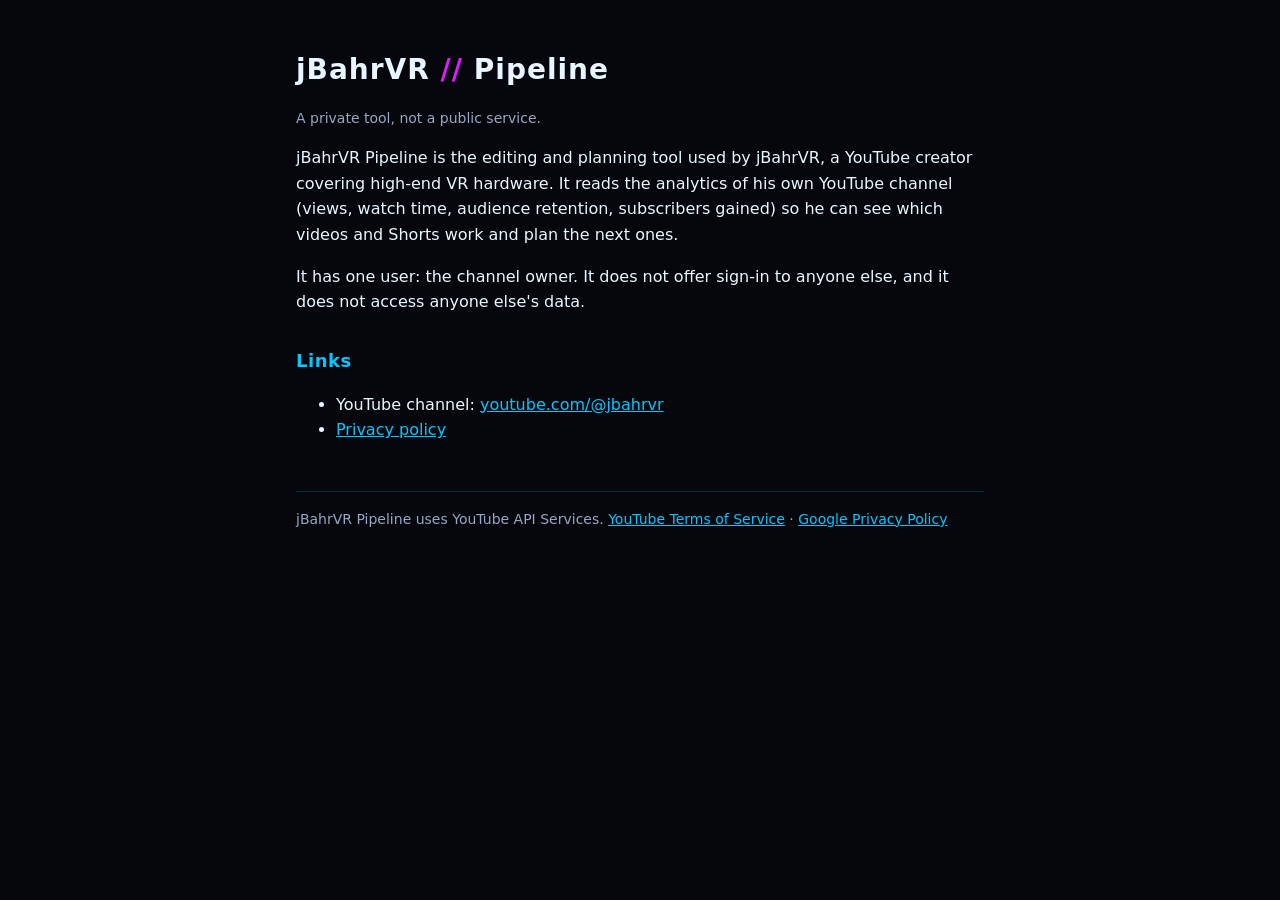
<file: index.html>
<!doctype html>
<html lang="en"><head><meta charset="utf-8"><meta name="viewport" content="width=device-width, initial-scale=1">
<title>jBahrVR Pipeline</title><meta name="description" content="jBahrVR Pipeline: the private tool jBahrVR uses to read his own YouTube channel's analytics.">
<link rel="stylesheet" href="style.css"></head><body><main>
<h1>jBahrVR <span>//</span> Pipeline</h1>
<p class="dim">A private tool, not a public service.</p>
<p>jBahrVR Pipeline is the editing and planning tool used by jBahrVR, a YouTube creator covering high-end VR hardware.
It reads the analytics of his own YouTube channel (views, watch time, audience retention, subscribers gained) so he can
see which videos and Shorts work and plan the next ones.</p>
<p>It has one user: the channel owner. It does not offer sign-in to anyone else, and it does not access anyone else's data.</p>
<h2>Links</h2>
<ul>
<li>YouTube channel: <a href="https://www.youtube.com/@jbahrvr">youtube.com/@jbahrvr</a></li>
<li><a href="privacy.html">Privacy policy</a></li>
</ul>
<footer>jBahrVR Pipeline uses YouTube API Services. <a href="https://www.youtube.com/t/terms">YouTube Terms of Service</a> ·
<a href="https://policies.google.com/privacy">Google Privacy Policy</a></footer>
</main></body></html>
</file>
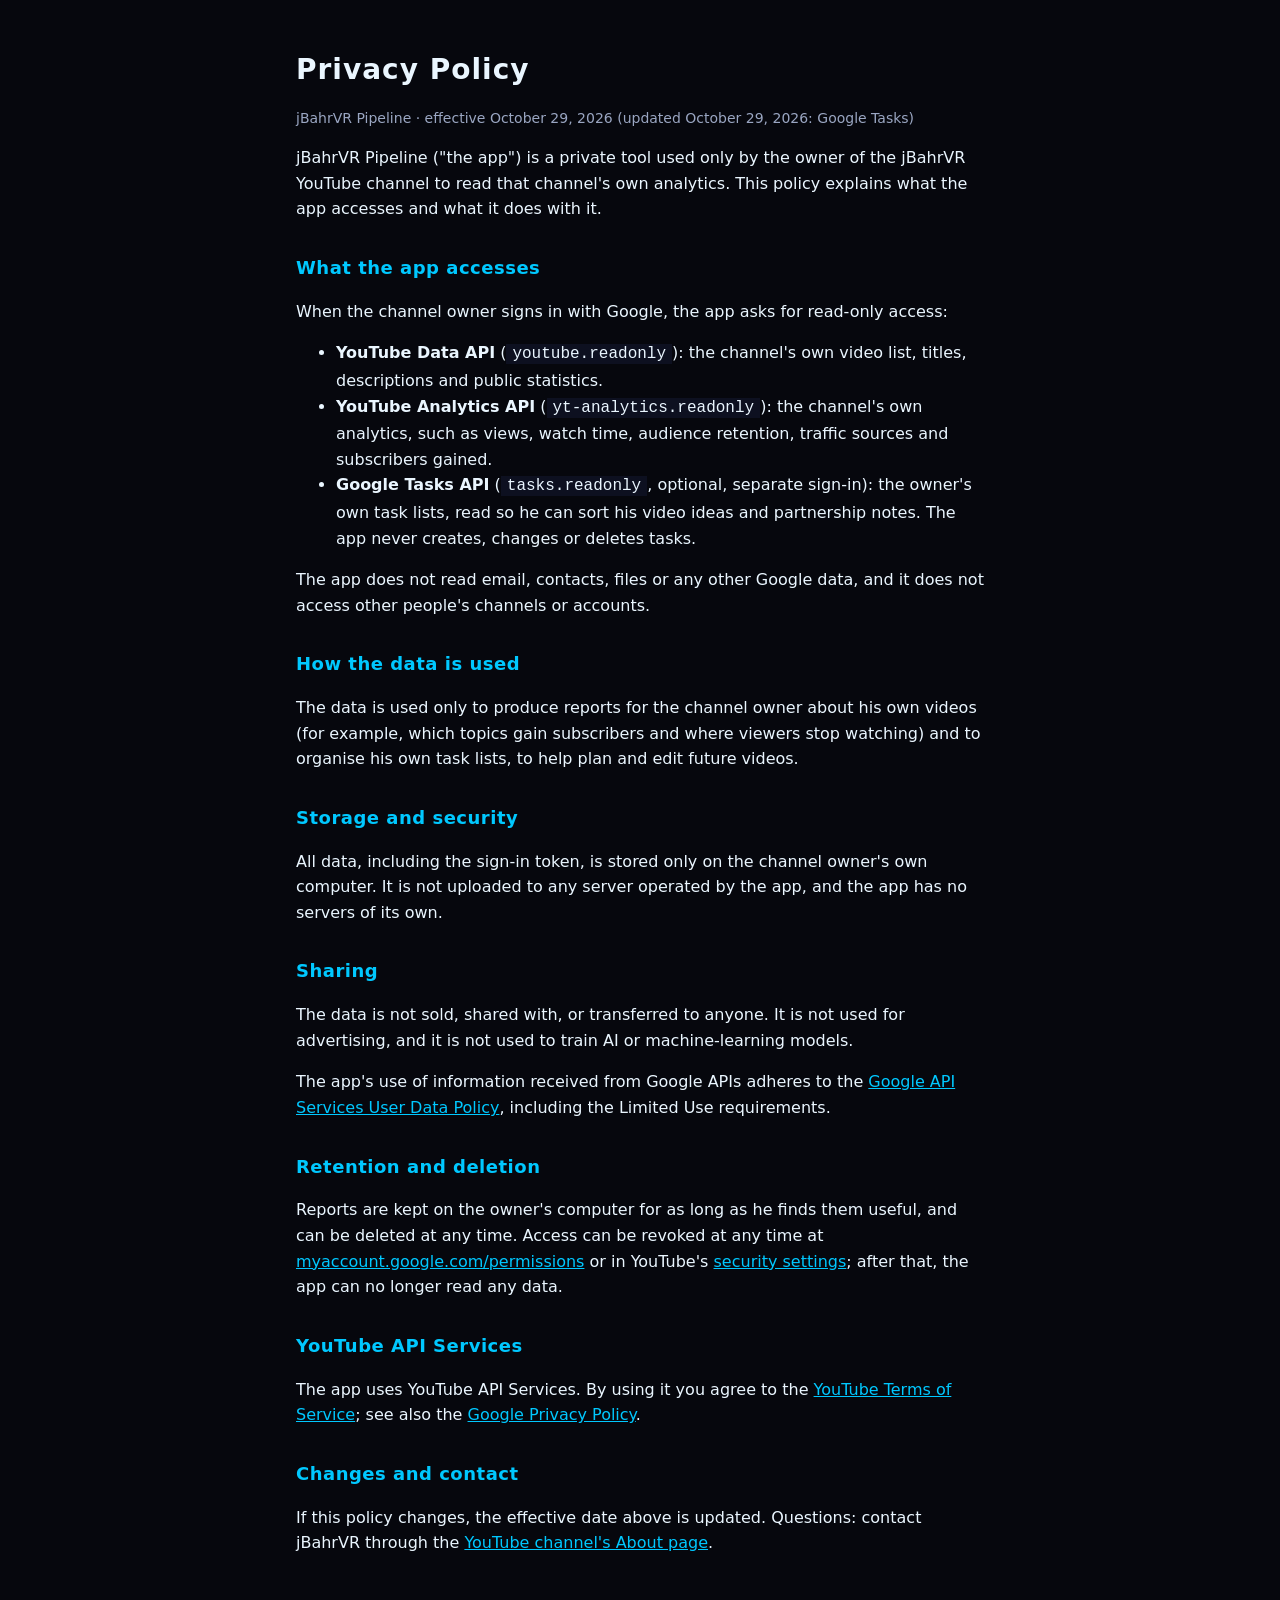
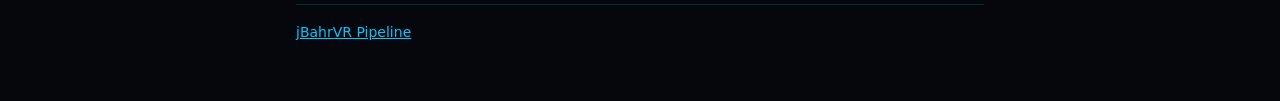
<file: privacy.html>
<!doctype html>
<html lang="en"><head><meta charset="utf-8"><meta name="viewport" content="width=device-width, initial-scale=1">
<title>Privacy Policy · jBahrVR Pipeline</title><meta name="description" content="Privacy policy for jBahrVR Pipeline.">
<link rel="stylesheet" href="style.css"></head><body><main>
<h1>Privacy Policy</h1>
<p class="dim">jBahrVR Pipeline · effective October 29, 2026 (updated October 29, 2026: Google Tasks)</p>

<p>jBahrVR Pipeline ("the app") is a private tool used only by the owner of the jBahrVR YouTube channel to read that
channel's own analytics. This policy explains what the app accesses and what it does with it.</p>

<h2>What the app accesses</h2>
<p>When the channel owner signs in with Google, the app asks for read-only access:</p>
<ul>
<li><b>YouTube Data API</b> (<code>youtube.readonly</code>): the channel's own video list, titles, descriptions and public statistics.</li>
<li><b>YouTube Analytics API</b> (<code>yt-analytics.readonly</code>): the channel's own analytics, such as views, watch time,
audience retention, traffic sources and subscribers gained.</li>
<li><b>Google Tasks API</b> (<code>tasks.readonly</code>, optional, separate sign-in): the owner's own task lists, read so
he can sort his video ideas and partnership notes. The app never creates, changes or deletes tasks.</li>
</ul>
<p>The app does not read email, contacts, files or any other Google data, and it does not access other people's channels or accounts.</p>

<h2>How the data is used</h2>
<p>The data is used only to produce reports for the channel owner about his own videos (for example, which topics gain
subscribers and where viewers stop watching) and to organise his own task lists, to help plan and edit future videos.</p>

<h2>Storage and security</h2>
<p>All data, including the sign-in token, is stored only on the channel owner's own computer. It is not uploaded to any
server operated by the app, and the app has no servers of its own.</p>

<h2>Sharing</h2>
<p>The data is not sold, shared with, or transferred to anyone. It is not used for advertising, and it is not used to
train AI or machine-learning models.</p>
<p>The app's use of information received from Google APIs adheres to the
<a href="https://developers.google.com/terms/api-services-user-data-policy">Google API Services User Data Policy</a>,
including the Limited Use requirements.</p>

<h2>Retention and deletion</h2>
<p>Reports are kept on the owner's computer for as long as he finds them useful, and can be deleted at any time.
Access can be revoked at any time at <a href="https://myaccount.google.com/permissions">myaccount.google.com/permissions</a>
or in YouTube's <a href="https://security.google.com/settings/security/permissions">security settings</a>; after that,
the app can no longer read any data.</p>

<h2>YouTube API Services</h2>
<p>The app uses YouTube API Services. By using it you agree to the
<a href="https://www.youtube.com/t/terms">YouTube Terms of Service</a>; see also the
<a href="https://policies.google.com/privacy">Google Privacy Policy</a>.</p>

<h2>Changes and contact</h2>
<p>If this policy changes, the effective date above is updated. Questions: contact jBahrVR through the
<a href="https://www.youtube.com/@jbahrvr/about">YouTube channel's About page</a>.</p>

<footer><a href="index.html">jBahrVR Pipeline</a></footer>
</main></body></html>
</file>
<file: style.css>
:root{--bg:#06070d;--panel:#0d1020;--cy:#00C8FF;--mg:#E01CFF;--wh:#EAF6FF;--dim:#9aa6c2}
*{box-sizing:border-box}
body{margin:0;background:var(--bg);color:var(--wh);font:16px/1.6 system-ui,-apple-system,"Segoe UI",Roboto,Arial,sans-serif}
main{max-width:720px;margin:0 auto;padding:48px 16px 64px}
h1{font-size:28px;letter-spacing:1px;margin:0 0 4px}h1 span{color:var(--mg)}
h2{font-size:18px;color:var(--cy);margin:32px 0 8px;letter-spacing:.5px}
p,li{color:var(--wh)}.dim{color:var(--dim);font-size:14px}
a{color:var(--cy)}code{background:var(--panel);padding:1px 6px}
footer{margin-top:48px;border-top:1px solid #00c8ff33;padding-top:16px;font-size:14px;color:var(--dim)}
</file>
